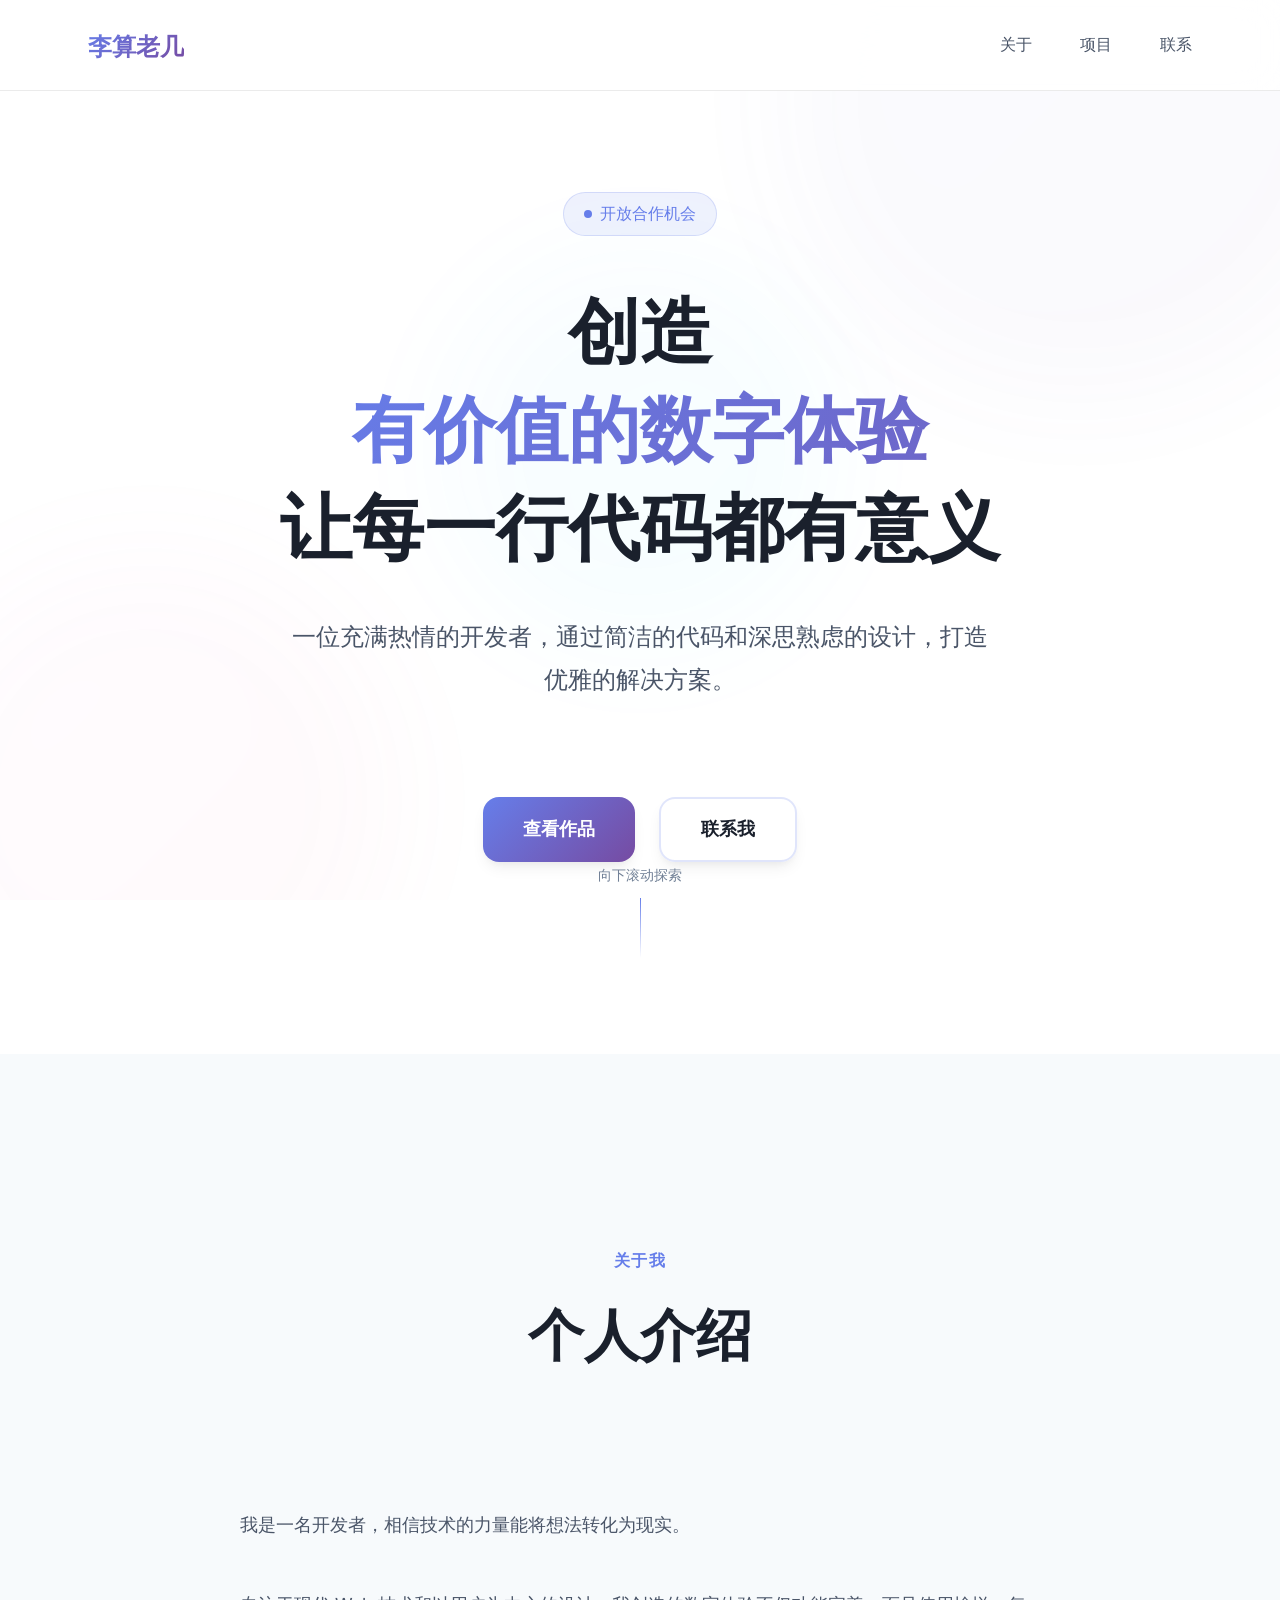
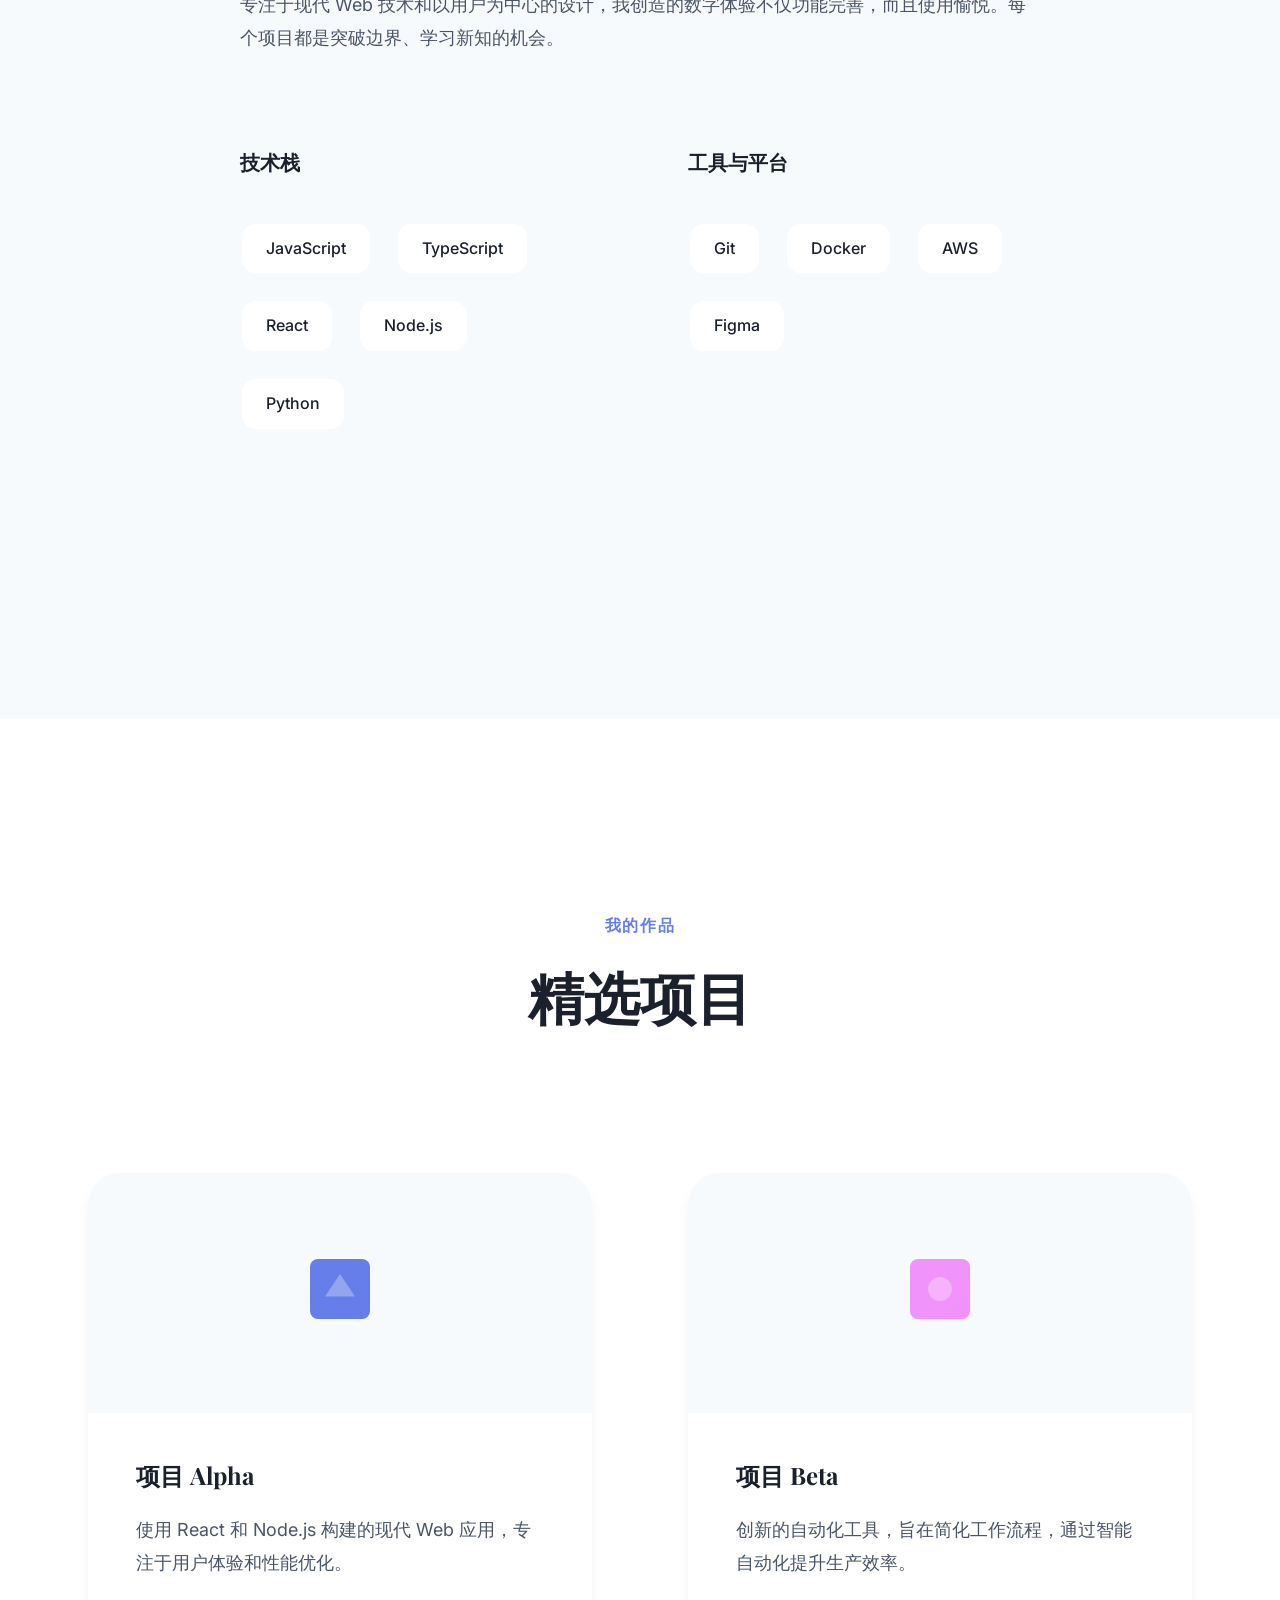
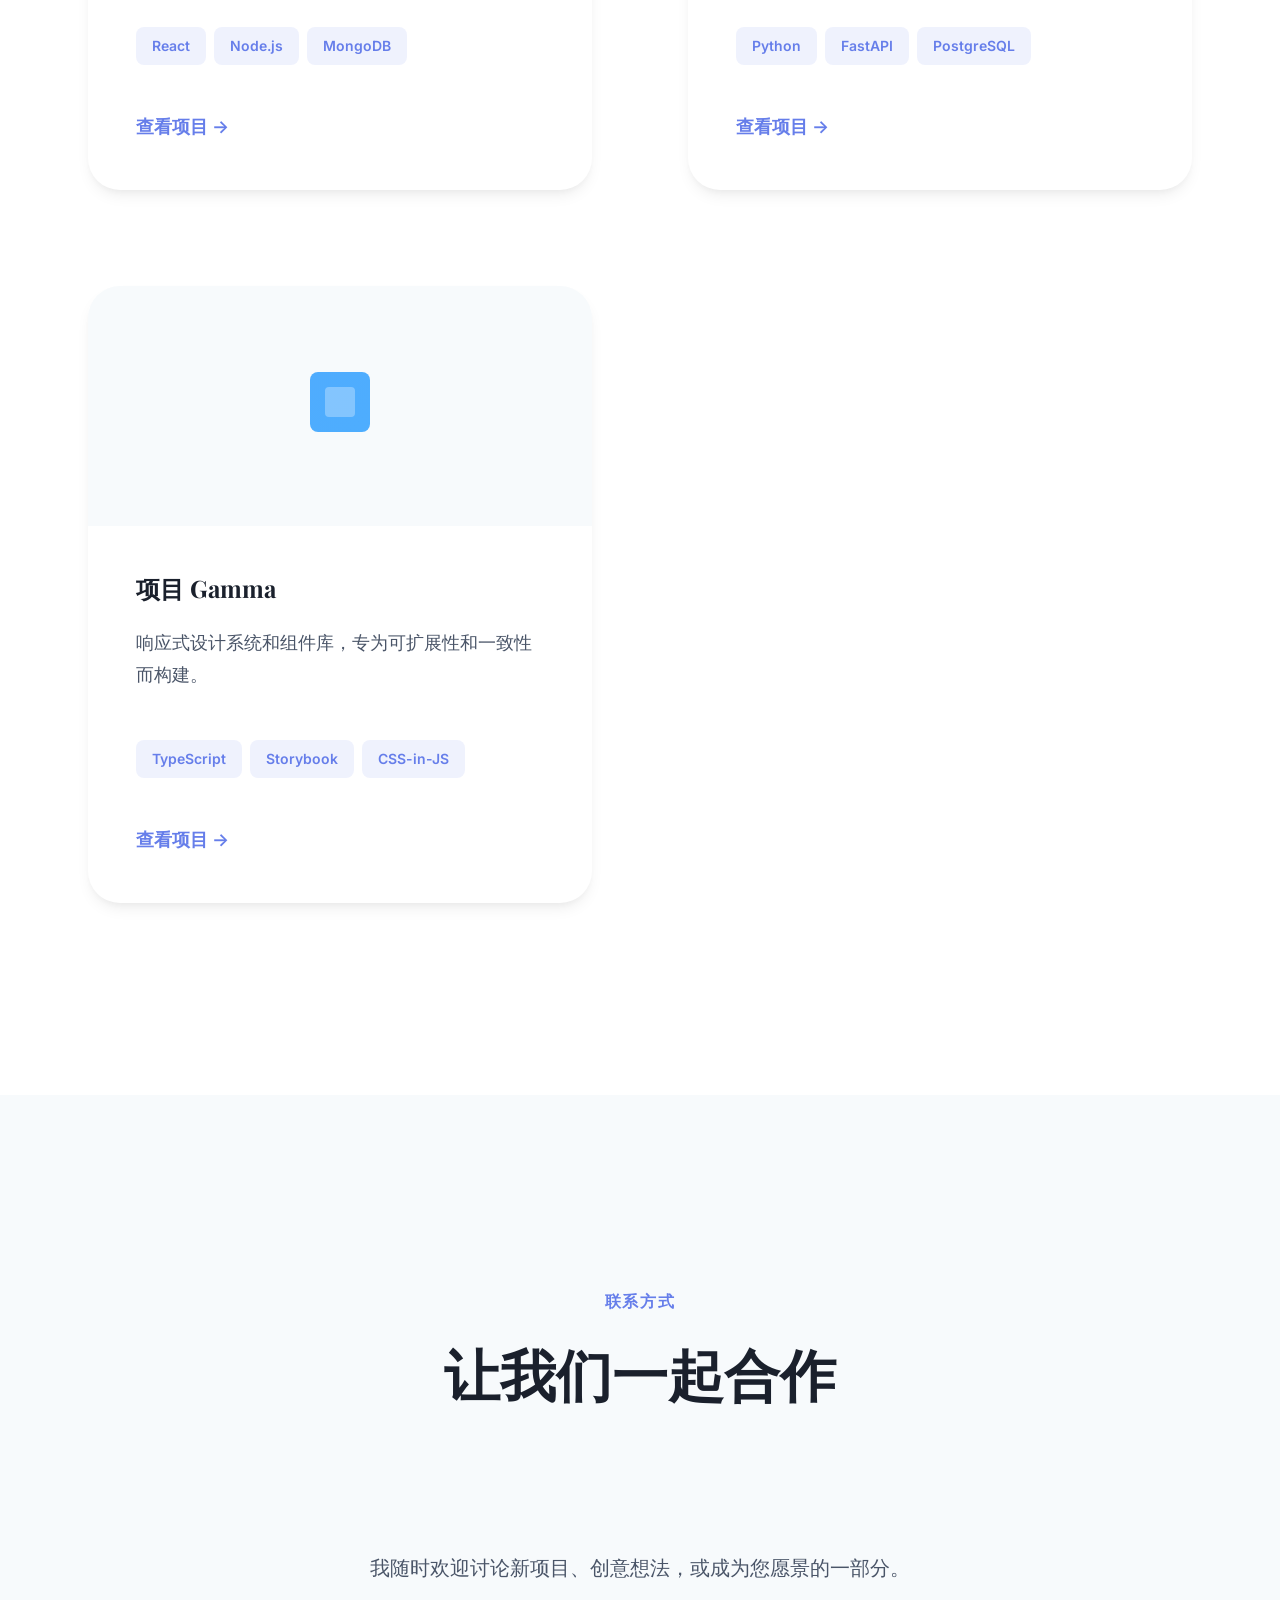
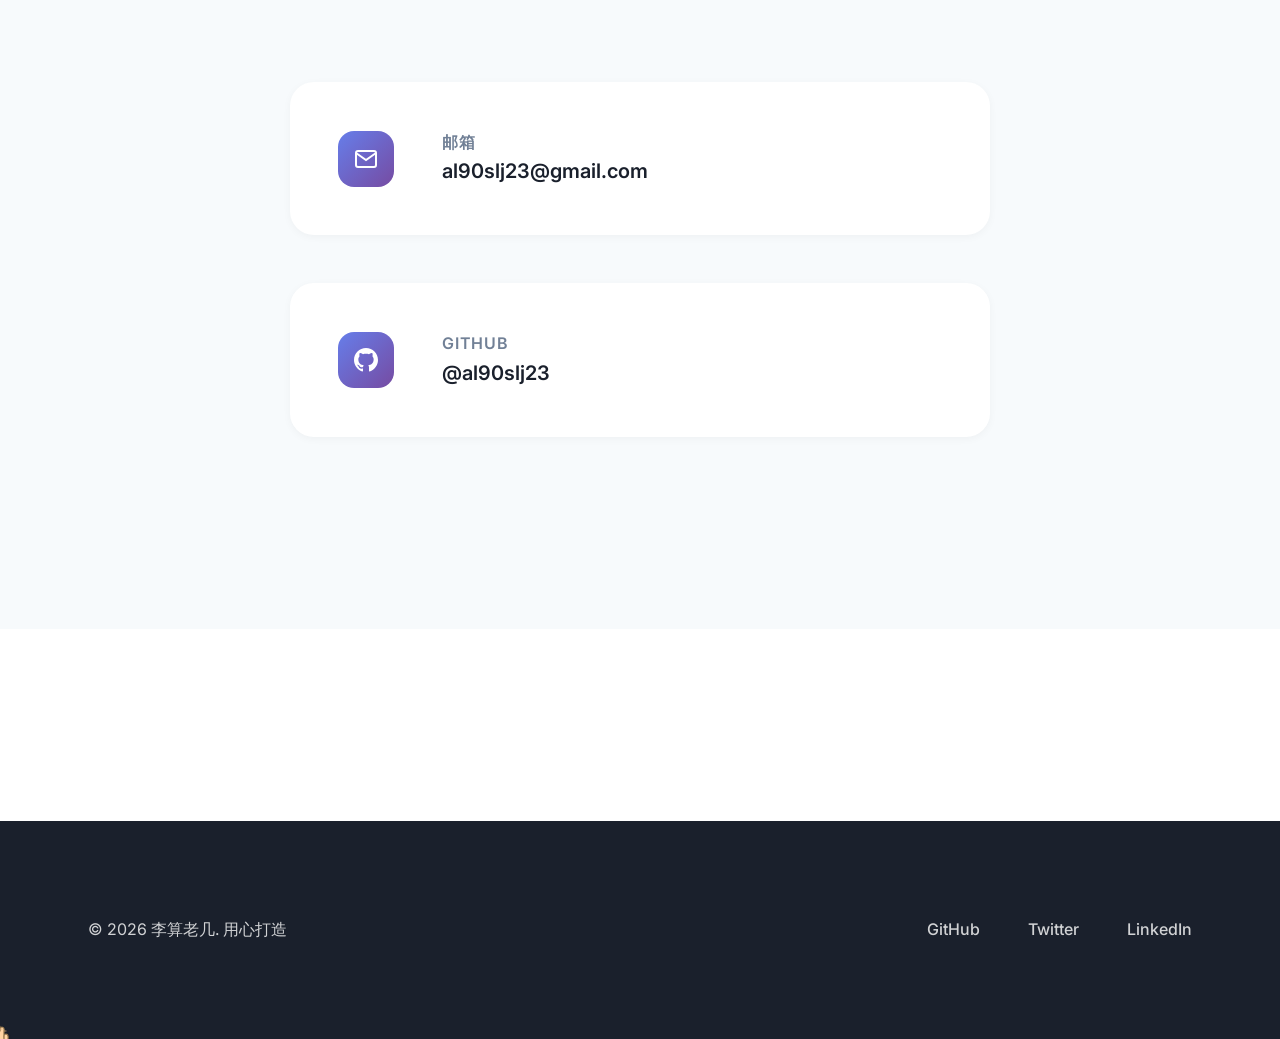
<file: index.html>
<!DOCTYPE html>
<html lang="zh-CN">
<head>
    <meta charset="UTF-8">
    <meta name="viewport" content="width=device-width, initial-scale=1.0">
    <title>李算老几 - 个人主页</title>
    <link rel="stylesheet" href="css/main.css">
    <link rel="preconnect" href="https://fonts.googleapis.com">
    <link rel="preconnect" href="https://fonts.gstatic.com" crossorigin>
    <link href="https://fonts.googleapis.com/css2?family=Inter:wght@300;400;500;600;700&family=Playfair+Display:wght@600;700&display=swap" rel="stylesheet">
    <script src="config.js"></script>
</head>
<body>
    <!-- Background Elements -->
    <div class="background-shapes">
        <div class="shape shape-1"></div>
        <div class="shape shape-2"></div>
        <div class="shape shape-3"></div>
    </div>

    <!-- Navigation -->
    <nav class="nav">
        <div class="nav-container">
            <a href="#" class="logo" data-config="nav.logo">李算老几</a>
            <div class="nav-links" data-config="nav.links">
                <a href="#about" class="nav-link">关于</a>
                <a href="#projects" class="nav-link">项目</a>
                <a href="#contact" class="nav-link">联系</a>
            </div>
        </div>
    </nav>

    <!-- Hero Section -->
    <section class="hero">
        <div class="hero-content">
            <div class="hero-badge">
                <span class="badge-dot"></span>
                <span data-config="hero.badge">开放合作机会</span>
            </div>
            <h1 class="hero-title">
                <span class="title-line" data-config="hero.title.line1">创造</span>
                <span class="title-line gradient-text" data-config="hero.title.line2">有价值的数字体验</span>
                <span class="title-line" data-config="hero.title.line3">让每一行代码都有意义</span>
            </h1>
            <p class="hero-description" data-config="hero.description">
                一位充满热情的开发者，通过简洁的代码和深思熟虑的设计，打造优雅的解决方案。
            </p>
            <div class="hero-cta">
                <a href="#projects" class="btn btn-primary" data-config="hero.cta.primary">查看作品</a>
                <a href="#contact" class="btn btn-secondary" data-config="hero.cta.secondary">联系我</a>
            </div>
        </div>
        <div class="scroll-indicator">
            <span class="scroll-text" data-config="hero.scrollIndicator">向下滚动探索</span>
            <div class="scroll-line"></div>
        </div>
    </section>

    <!-- About Section -->
    <section id="about" class="about">
        <div class="container">
            <div class="section-header">
                <span class="section-label" data-config="about.label">关于我</span>
                <h2 class="section-title" data-config="about.title">个人介绍</h2>
            </div>
            <div class="about-content">
                <div class="about-text">
                    <p class="lead" data-config="about.lead">
                        我是一名开发者，相信技术的力量能将想法转化为现实。
                    </p>
                    <p data-config="about.description">
                        专注于现代 Web 技术和以用户为中心的设计，我创造的数字体验不仅功能完善，而且使用愉悦。
                        每个项目都是突破边界、学习新知的机会。
                    </p>
                    <div class="skills">
                        <div class="skill-category">
                            <h3 data-config="about.skills.tech.title">技术栈</h3>
                            <div class="skill-tags" data-config="about.skills.tech.items">
                                <span class="skill-tag">JavaScript</span>
                                <span class="skill-tag">TypeScript</span>
                                <span class="skill-tag">React</span>
                                <span class="skill-tag">Node.js</span>
                                <span class="skill-tag">Python</span>
                            </div>
                        </div>
                        <div class="skill-category">
                            <h3 data-config="about.skills.tools.title">工具与平台</h3>
                            <div class="skill-tags" data-config="about.skills.tools.items">
                                <span class="skill-tag">Git</span>
                                <span class="skill-tag">Docker</span>
                                <span class="skill-tag">AWS</span>
                                <span class="skill-tag">Figma</span>
                            </div>
                        </div>
                    </div>
                </div>
            </div>
        </div>
    </section>

    <!-- Projects Section -->
    <section id="projects" class="projects">
        <div class="container">
            <div class="section-header">
                <span class="section-label" data-config="projects.label">我的作品</span>
                <h2 class="section-title" data-config="projects.title">精选项目</h2>
            </div>
            <div class="projects-grid" data-config="projects.items">
                <article class="project-card">
                    <div class="project-image">
                        <div class="project-placeholder">
                            <svg width="60" height="60" viewBox="0 0 60 60" fill="none" xmlns="http://www.w3.org/2000/svg">
                                <rect width="60" height="60" rx="8" fill="url(#gradient1)"/>
                                <path d="M30 15L45 37.5H15L30 15Z" fill="white" opacity="0.3"/>
                                <defs>
                                    <linearGradient id="gradient1" x1="0" y1="0" x2="60" y2="60">
                                        <stop stop-color="#667eea"/>
                                        <stop offset="1" stop-color="#764ba2"/>
                                    </linearGradient>
                                </defs>
                            </svg>
                        </div>
                    </div>
                    <div class="project-content">
                        <h3 class="project-title">项目 Alpha</h3>
                        <p class="project-description">
                            使用 React 和 Node.js 构建的现代 Web 应用，专注于用户体验和性能优化。
                        </p>
                        <div class="project-tags">
                            <span class="project-tag">React</span>
                            <span class="project-tag">Node.js</span>
                            <span class="project-tag">MongoDB</span>
                        </div>
                        <div class="project-links">
                            <a href="#" class="project-link">查看项目 →</a>
                        </div>
                    </div>
                </article>

                <article class="project-card">
                    <div class="project-image">
                        <div class="project-placeholder">
                            <svg width="60" height="60" viewBox="0 0 60 60" fill="none" xmlns="http://www.w3.org/2000/svg">
                                <rect width="60" height="60" rx="8" fill="url(#gradient2)"/>
                                <circle cx="30" cy="30" r="12" fill="white" opacity="0.3"/>
                                <defs>
                                    <linearGradient id="gradient2" x1="0" y1="0" x2="60" y2="60">
                                        <stop stop-color="#f093fb"/>
                                        <stop offset="1" stop-color="#f5576c"/>
                                    </linearGradient>
                                </defs>
                            </svg>
                        </div>
                    </div>
                    <div class="project-content">
                        <h3 class="project-title">项目 Beta</h3>
                        <p class="project-description">
                            创新的自动化工具，旨在简化工作流程，通过智能自动化提升生产效率。
                        </p>
                        <div class="project-tags">
                            <span class="project-tag">Python</span>
                            <span class="project-tag">FastAPI</span>
                            <span class="project-tag">PostgreSQL</span>
                        </div>
                        <div class="project-links">
                            <a href="#" class="project-link">查看项目 →</a>
                        </div>
                    </div>
                </article>

                <article class="project-card">
                    <div class="project-image">
                        <div class="project-placeholder">
                            <svg width="60" height="60" viewBox="0 0 60 60" fill="none" xmlns="http://www.w3.org/2000/svg">
                                <rect width="60" height="60" rx="8" fill="url(#gradient3)"/>
                                <rect x="15" y="15" width="30" height="30" rx="4" fill="white" opacity="0.3"/>
                                <defs>
                                    <linearGradient id="gradient3" x1="0" y1="0" x2="60" y2="60">
                                        <stop stop-color="#4facfe"/>
                                        <stop offset="1" stop-color="#00f2fe"/>
                                    </linearGradient>
                                </defs>
                            </svg>
                        </div>
                    </div>
                    <div class="project-content">
                        <h3 class="project-title">项目 Gamma</h3>
                        <p class="project-description">
                            响应式设计系统和组件库，专为可扩展性和一致性而构建。
                        </p>
                        <div class="project-tags">
                            <span class="project-tag">TypeScript</span>
                            <span class="project-tag">Storybook</span>
                            <span class="project-tag">CSS-in-JS</span>
                        </div>
                        <div class="project-links">
                            <a href="#" class="project-link">查看项目 →</a>
                        </div>
                    </div>
                </article>
            </div>
        </div>
    </section>

    <!-- Contact Section -->
    <section id="contact" class="contact">
        <div class="container">
            <div class="contact-content">
                <div class="section-header">
                    <span class="section-label" data-config="contact.label">联系方式</span>
                    <h2 class="section-title" data-config="contact.title">让我们一起合作</h2>
                </div>
                <p class="contact-description" data-config="contact.description">
                    我随时欢迎讨论新项目、创意想法，或成为您愿景的一部分。
                </p>
                <div class="contact-methods" data-config="contact.methods">
                    <a href="mailto:al90slj23@gmail.com" class="contact-method">
                        <div class="contact-icon">
                            <svg width="24" height="24" viewBox="0 0 24 24" fill="none" stroke="currentColor" stroke-width="2">
                                <path d="M4 4h16c1.1 0 2 .9 2 2v12c0 1.1-.9 2-2 2H4c-1.1 0-2-.9-2-2V6c0-1.1.9-2 2-2z"></path>
                                <polyline points="22,6 12,13 2,6"></polyline>
                            </svg>
                        </div>
                        <div class="contact-info">
                            <span class="contact-label">邮箱</span>
                            <span class="contact-value">al90slj23@gmail.com</span>
                        </div>
                    </a>
                    <a href="https://github.com/al90slj23" class="contact-method" target="_blank" rel="noopener noreferrer">
                        <div class="contact-icon">
                            <svg width="24" height="24" viewBox="0 0 24 24" fill="currentColor">
                                <path d="M12 0c-6.626 0-12 5.373-12 12 0 5.302 3.438 9.8 8.207 11.387.599.111.793-.261.793-.577v-2.234c-3.338.726-4.033-1.416-4.033-1.416-.546-1.387-1.333-1.756-1.333-1.756-1.089-.745.083-.729.083-.729 1.205.084 1.839 1.237 1.839 1.237 1.07 1.834 2.807 1.304 3.492.997.107-.775.418-1.305.762-1.604-2.665-.305-5.467-1.334-5.467-5.931 0-1.311.469-2.381 1.236-3.221-.124-.303-.535-1.524.117-3.176 0 0 1.008-.322 3.301 1.23.957-.266 1.983-.399 3.003-.404 1.02.005 2.047.138 3.006.404 2.291-1.552 3.297-1.23 3.297-1.23.653 1.653.242 2.874.118 3.176.77.84 1.235 1.911 1.235 3.221 0 4.609-2.807 5.624-5.479 5.921.43.372.823 1.102.823 2.222v3.293c0 .319.192.694.801.576 4.765-1.589 8.199-6.086 8.199-11.386 0-6.627-5.373-12-12-12z"/>
                            </svg>
                        </div>
                        <div class="contact-info">
                            <span class="contact-label">GitHub</span>
                            <span class="contact-value">@al90slj23</span>
                        </div>
                    </a>
                </div>
            </div>
        </div>
    </section>

    <!-- Footer -->
    <footer class="footer">
        <div class="container">
            <div class="footer-content">
                <p>&copy; 2025 李算老几. 用心打造</p>
                <div class="footer-links">
                    <a href="https://github.com/al90slj23" target="_blank" rel="noopener noreferrer">GitHub</a>
                    <a href="https://twitter.com/al90slj23" target="_blank" rel="noopener noreferrer">Twitter</a>
                    <a href="https://linkedin.com/in/al90slj23" target="_blank" rel="noopener noreferrer">LinkedIn</a>
                </div>
            </div>
        </div>
    </footer>

    <script src="js/config-loader.js"></script>
    <script src="js/script.js"></script>
</body>
</html>
</file>
<file: css/main.css>
/**
 * Main CSS File
 * 主样式文件 - 导入所有模块
 */

/* 设计变量 */
@import 'variables.css';

/* 基础样式 */
@import 'base.css';

/* 交互增强 */
@import 'cursor.css';

/* 布局组件 */
@import 'background.css';
@import 'navigation.css';
@import 'hero.css';
@import 'buttons.css';
@import 'sections.css';
@import 'projects.css';
@import 'footer.css';
</file>
